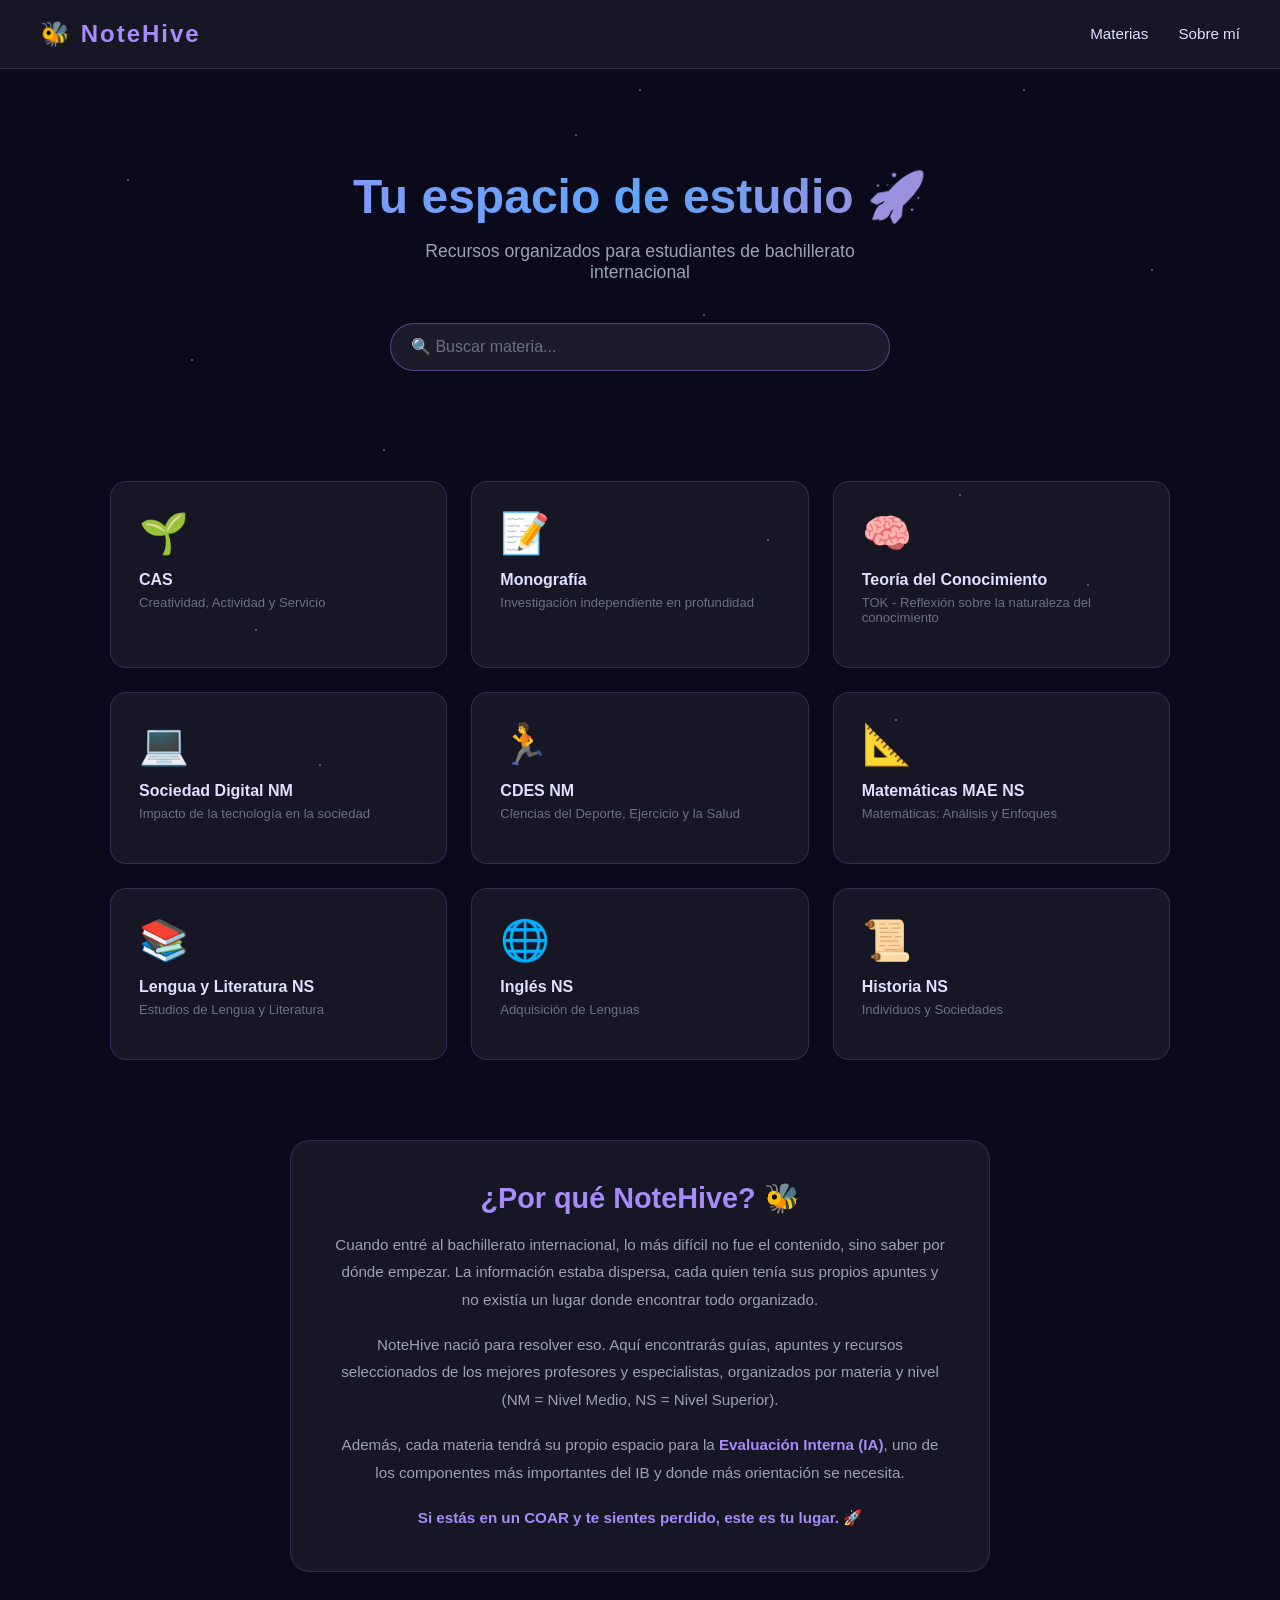
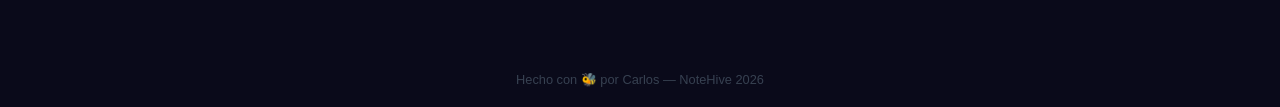
<file: index.html>
<!DOCTYPE html>
<html lang="es">
<head>
  <meta charset="UTF-8" />
  <meta name="viewport" content="width=device-width, initial-scale=1.0"/>
  <title>NoteHive 🐝</title>
  <link rel="stylesheet" href="css/styles.css" />
</head>
<body>

  <nav>
    <h1>🐝 NoteHive</h1>
    <ul>
      <li><a href="#materias">Materias</a></li>
      <li><a href="#sobre-mi">Sobre mí</a></li>
    </ul>
  </nav>

  <section class="hero">
    <h2>Tu espacio de estudio 🚀</h2>
    <p>Recursos organizados para estudiantes de bachillerato internacional</p>
    <input type="text" id="search" placeholder="🔍 Buscar materia..." />
  </section>

  <main id="materias">
    <div id="subjects-container"></div>
  </main>

  <section id="sobre-mi">
    <h2>¿Por qué NoteHive? 🐝</h2>
    <p>
      Cuando entré al bachillerato internacional, lo más difícil no fue el contenido, 
      sino saber por dónde empezar. La información estaba dispersa, cada quien tenía 
      sus propios apuntes y no existía un lugar donde encontrar todo organizado.
    </p>
    <br>
    <p>
      NoteHive nació para resolver eso. Aquí encontrarás guías, apuntes y recursos 
      seleccionados de los mejores profesores y especialistas, organizados por materia 
      y nivel (NM = Nivel Medio, NS = Nivel Superior).
    </p>
    <br>
    <p>
      Además, cada materia tendrá su propio espacio para la 
      <strong style="color:#a78bfa">Evaluación Interna (IA)</strong>, 
      uno de los componentes más importantes del IB y donde más orientación se necesita.
    </p>
    <br>
    <p style="color:#a78bfa; font-weight:600;">
      Si estás en un COAR y te sientes perdido, este es tu lugar. 🚀
    </p>
  </section>

  <footer>
    <p>Hecho con 🐝 por Carlos — NoteHive 2026</p>
  </footer>

  <script src="js/main.js"></script>
</body>
</html>
</file>
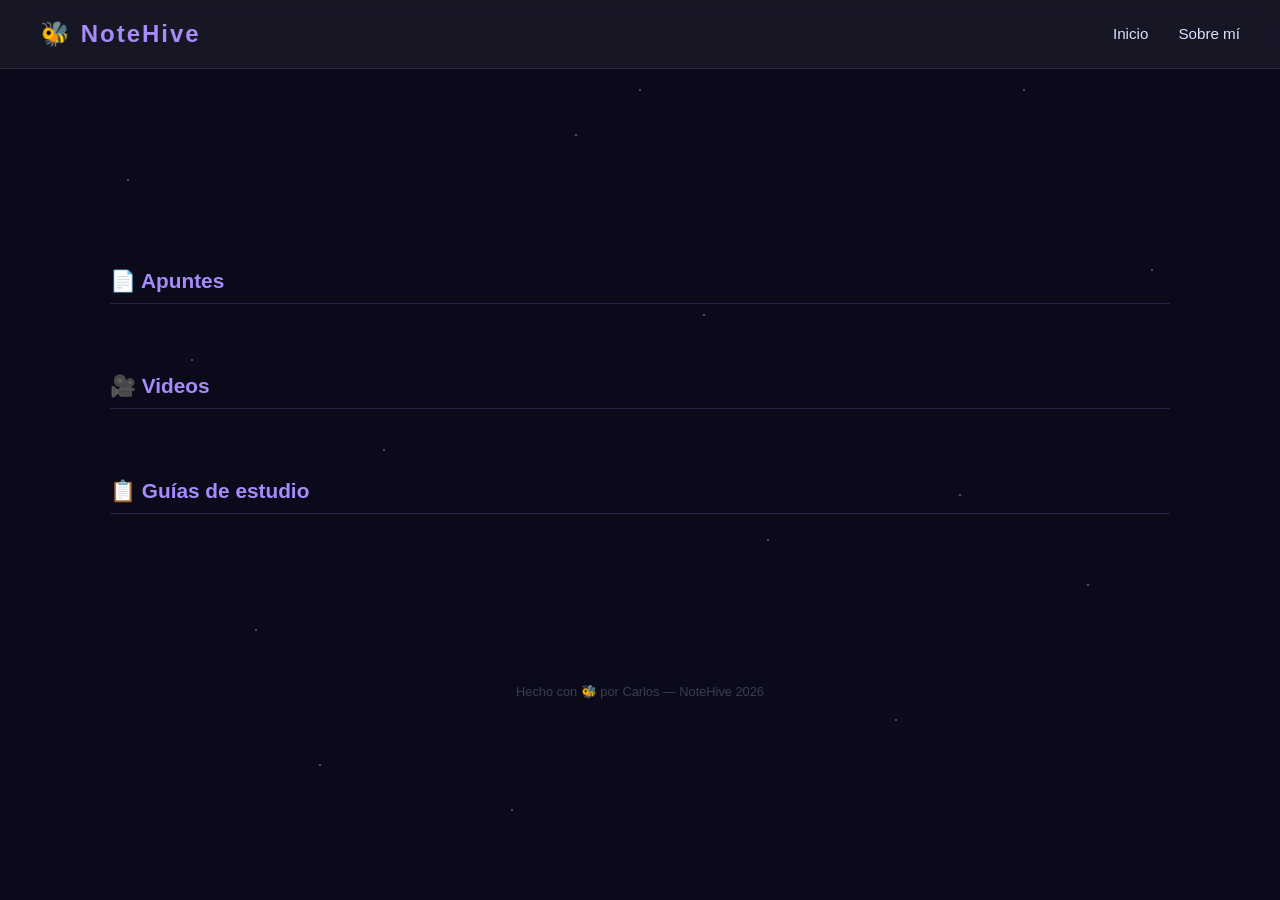
<file: materia.html>
<!DOCTYPE html>
<html lang="es">
<head>
  <meta charset="UTF-8" />
  <meta name="viewport" content="width=device-width, initial-scale=1.0"/>
  <title>NoteHive 🐝</title>
  <link rel="stylesheet" href="css/styles.css" />
</head>
<body>

  <nav>
    <h1>🐝 NoteHive</h1>
    <ul>
      <li><a href="index.html">Inicio</a></li>
      <li><a href="index.html#sobre-mi">Sobre mí</a></li>
    </ul>
  </nav>

  <section class="hero" id="materia-hero">
    <h2 id="materia-emoji"></h2>
    <h2 id="materia-nombre"></h2>
    <p id="materia-descripcion"></p>
  </section>

  <main>
    <div class="seccion">
      <h3>📄 Apuntes</h3>
      <div id="apuntes-container" class="recursos-grid"></div>
    </div>

    <div class="seccion">
      <h3>🎥 Videos</h3>
      <div id="videos-container" class="recursos-grid"></div>
    </div>

    <div class="seccion">
      <h3>📋 Guías de estudio</h3>
      <div id="guias-container" class="recursos-grid"></div>
    </div>
  </main>

  <footer>
    <p>Hecho con 🐝 por Carlos — NoteHive 2026</p>
  </footer>

  <script src="js/materia.js"></script>
</body>
</html>
</file>
<file: css/styles.css>
* {
  margin: 0;
  padding: 0;
  box-sizing: border-box;
}

body {
  font-family: 'Segoe UI', sans-serif;
  background-color: #0a0a1a;
  color: #e0e0ff;
  min-height: 100vh;
}

/* ESTRELLAS */
body::before {
  content: '';
  position: fixed;
  top: 0; left: 0;
  width: 100%; height: 100%;
  background-image:
    radial-gradient(1px 1px at 10% 20%, white, transparent),
    radial-gradient(1px 1px at 30% 50%, white, transparent),
    radial-gradient(1px 1px at 50% 10%, white, transparent),
    radial-gradient(1px 1px at 70% 80%, white, transparent),
    radial-gradient(1px 1px at 90% 30%, white, transparent),
    radial-gradient(1px 1px at 20% 70%, white, transparent),
    radial-gradient(1px 1px at 60% 60%, white, transparent),
    radial-gradient(1px 1px at 80% 10%, white, transparent),
    radial-gradient(1px 1px at 40% 90%, white, transparent),
    radial-gradient(1px 1px at 15% 40%, white, transparent),
    radial-gradient(1px 1px at 55% 35%, white, transparent),
    radial-gradient(1px 1px at 75% 55%, white, transparent),
    radial-gradient(1px 1px at 25% 85%, white, transparent),
    radial-gradient(1px 1px at 85% 65%, white, transparent),
    radial-gradient(1px 1px at 45% 15%, white, transparent);
  pointer-events: none;
  z-index: 0;
}

/* NAVBAR */
nav {
  display: flex;
  justify-content: space-between;
  align-items: center;
  padding: 20px 40px;
  background: rgba(255,255,255,0.05);
  backdrop-filter: blur(10px);
  border-bottom: 1px solid rgba(255,255,255,0.1);
  position: sticky;
  top: 0;
  z-index: 100;
}

nav h1 {
  font-size: 1.5rem;
  color: #a78bfa;
  letter-spacing: 2px;
}

nav ul {
  list-style: none;
  display: flex;
  gap: 30px;
}

nav ul li a {
  color: #e0e0ff;
  text-decoration: none;
  font-size: 0.95rem;
  transition: color 0.2s;
}

nav ul li a:hover {
  color: #a78bfa;
}

/* HERO */
.hero {
  text-align: center;
  padding: 100px 20px 60px;
  position: relative;
  z-index: 1;
}

.hero h2 {
  font-size: 3rem;
  background: linear-gradient(135deg, #a78bfa, #60a5fa, #f472b6);
  -webkit-background-clip: text;
  -webkit-text-fill-color: transparent;
  margin-bottom: 16px;
}

.hero p {
  font-size: 1.1rem;
  color: #9ca3af;
  max-width: 500px;
  margin: 0 auto 40px;
}

/* SEARCH */
#search {
  display: block;
  margin: 0 auto 50px;
  width: 100%;
  max-width: 500px;
  padding: 14px 20px;
  font-size: 1rem;
  background: rgba(255,255,255,0.07);
  border: 1px solid rgba(167,139,250,0.4);
  border-radius: 30px;
  color: white;
  outline: none;
  transition: border 0.2s;
}

#search::placeholder {
  color: #6b7280;
}

#search:focus {
  border-color: #a78bfa;
}

/* MATERIAS */
main {
  max-width: 1100px;
  margin: 0 auto;
  padding: 0 20px 80px;
  position: relative;
  z-index: 1;
}

#subjects-container {
  display: grid;
  grid-template-columns: repeat(auto-fill, minmax(250px, 1fr));
  gap: 24px;
}

.card {
  background: rgba(255,255,255,0.05);
  border: 1px solid rgba(167,139,250,0.2);
  border-radius: 16px;
  padding: 28px;
  cursor: pointer;
  transition: transform 0.2s, border-color 0.2s, box-shadow 0.2s;
}

.card:hover {
  transform: translateY(-6px);
  border-color: #a78bfa;
  box-shadow: 0 0 20px rgba(167,139,250,0.2);
}

.card-emoji {
  font-size: 2.5rem;
  margin-bottom: 14px;
}

.card h2 {
  font-size: 1rem;
  color: #e0e0ff;
  margin-bottom: 6px;
}

.card p {
  font-size: 0.82rem;
  color: #6b7280;
  margin-bottom: 14px;
}

.tags {
  display: flex;
  flex-wrap: wrap;
  gap: 6px;
}

.tag {
  background: rgba(167,139,250,0.15);
  color: #a78bfa;
  font-size: 0.72rem;
  padding: 4px 10px;
  border-radius: 20px;
  font-weight: 600;
}

/* SOBRE MI */
#sobre-mi {
  max-width: 700px;
  margin: 0 auto 80px;
  padding: 40px;
  background: rgba(255,255,255,0.05);
  border: 1px solid rgba(167,139,250,0.2);
  border-radius: 20px;
  position: relative;
  z-index: 1;
  text-align: center;
}

#sobre-mi h2 {
  font-size: 1.8rem;
  color: #a78bfa;
  margin-bottom: 16px;
}

#sobre-mi p {
  color: #9ca3af;
  line-height: 1.8;
  font-size: 0.95rem;
}

/* FOOTER */
footer {
  text-align: center;
  padding: 20px;
  color: #374151;
  font-size: 0.8rem;
  position: relative;
  z-index: 1;
}
/* PÁGINA DE MATERIA */
.seccion {
  margin-bottom: 50px;
  position: relative;
  z-index: 1;
}

.seccion h3 {
  font-size: 1.3rem;
  color: #a78bfa;
  margin-bottom: 20px;
  border-bottom: 1px solid rgba(167,139,250,0.2);
  padding-bottom: 10px;
}

.recursos-grid {
  display: grid;
  grid-template-columns: repeat(auto-fill, minmax(250px, 1fr));
  gap: 16px;
}

.recurso-card {
  background: rgba(255,255,255,0.05);
  border: 1px solid rgba(167,139,250,0.2);
  border-radius: 12px;
  padding: 20px;
  text-decoration: none;
  color: #e0e0ff;
  transition: transform 0.2s, border-color 0.2s, box-shadow 0.2s;
  display: block;
}

.recurso-card:hover {
  transform: translateY(-4px);
  border-color: #a78bfa;
  box-shadow: 0 0 20px rgba(167,139,250,0.2);
}

.recurso-card h4 {
  font-size: 0.95rem;
  margin-bottom: 6px;
  color: #e0e0ff;
}

.recurso-card p {
  font-size: 0.82rem;
  color: #6b7280;
  margin-bottom: 10px;
}

.fuente {
  font-size: 0.75rem;
  color: #a78bfa;
}

.vacio {
  color: #6b7280;
  font-size: 0.9rem;
}
</file>
